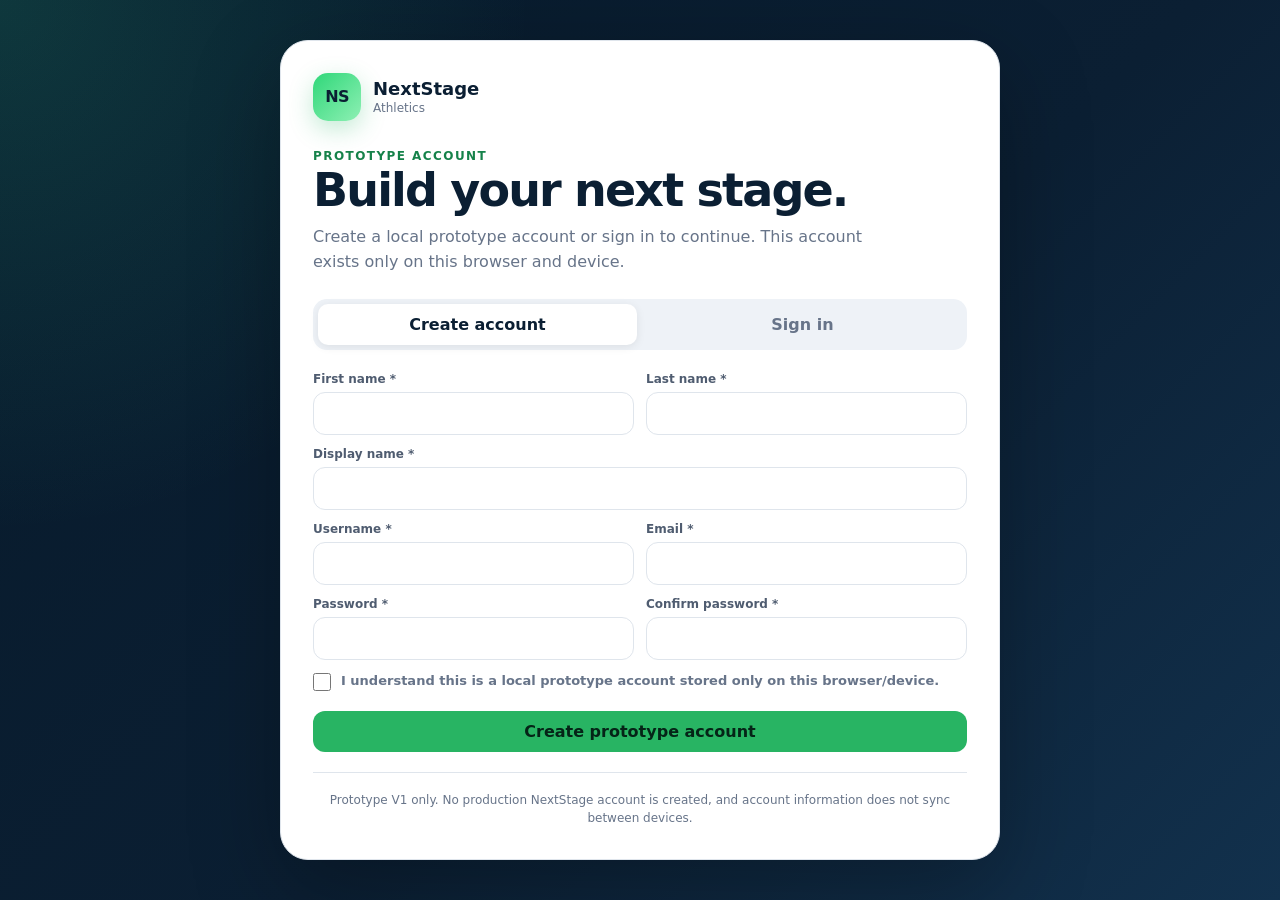
<file: index.html>
<!doctype html>
<html lang="en">
<head>
  <meta charset="utf-8" />
  <meta name="viewport" content="width=device-width, initial-scale=1, viewport-fit=cover" />
  <meta name="theme-color" content="#0b1f33" />
  <meta name="description" content="NextStage Athletics Prototype V1 - a soccer development, opportunity, and athlete-profile platform prototype." />
  <title>NextStage Athletics - Prototype V1</title>
  <link rel="manifest" href="./manifest.webmanifest" />
  <link rel="icon" href="./assets/icons/icon-192.png" />
  <link rel="apple-touch-icon" href="./assets/icons/apple-touch-icon.png" />
  <link rel="stylesheet" href="./css/styles.css" />
</head>
<body>
  <noscript>This prototype requires JavaScript.</noscript>
<section class="auth-screen" id="authScreen" hidden>
  <div class="auth-card">
    <div class="auth-brand">
      <div class="brand-mark" aria-hidden="true">NS</div>
      <div>
        <strong>NextStage</strong>
        <span>Athletics</span>
      </div>
    </div>

    <div class="auth-copy">
      <p class="eyebrow">Prototype account</p>
      <h1>Build your next stage.</h1>
      <p>
        Create a local prototype account or sign in to continue.
        This account exists only on this browser and device.
      </p>
    </div>

    <div class="auth-tabs" role="tablist" aria-label="Account access">
      <button
        type="button"
        class="auth-tab active"
        id="showCreateAccount"
        data-auth-view="create"
      >
        Create account
      </button>

      <button
        type="button"
        class="auth-tab"
        id="showSignIn"
        data-auth-view="signin"
      >
        Sign in
      </button>
    </div>

    <form id="createAccountForm" class="auth-form">
      <div class="form-grid">
        <div class="field">
          <label>First name *</label>
          <input
            name="firstName"
            maxlength="50"
            autocomplete="given-name"
            required
          />
        </div>

        <div class="field">
          <label>Last name *</label>
          <input
            name="lastName"
            maxlength="50"
            autocomplete="family-name"
            required
          />
        </div>

        <div class="field full">
          <label>Display name *</label>
          <input
            name="displayName"
            maxlength="60"
            required
          />
        </div>

        <div class="field">
          <label>Username *</label>
          <input
            name="username"
            maxlength="30"
            autocomplete="username"
            autocapitalize="none"
            spellcheck="false"
            required
          />
        </div>

        <div class="field">
          <label>Email *</label>
          <input
            name="email"
            type="email"
            maxlength="120"
            autocomplete="email"
            required
          />
        </div>

        <div class="field">
          <label>Password *</label>
          <input
            name="password"
            type="password"
            minlength="8"
            autocomplete="new-password"
            required
          />
        </div>

        <div class="field">
          <label>Confirm password *</label>
          <input
            name="confirmPassword"
            type="password"
            minlength="8"
            autocomplete="new-password"
            required
          />
        </div>

        <div class="field full">
          <label class="checkbox-row">
            <input
              type="checkbox"
              name="prototypeAcknowledgement"
              required
            />
            <span>
              I understand this is a local prototype account stored only on
              this browser/device.
            </span>
          </label>
        </div>
      </div>

      <button class="button primary auth-submit" type="submit">
        Create prototype account
      </button>
    </form>

    <form id="signInForm" class="auth-form" hidden>
      <div class="form-grid">
        <div class="field full">
          <label>Email *</label>
          <input
            name="email"
            type="email"
            maxlength="120"
            autocomplete="email"
            required
          />
        </div>

        <div class="field full">
          <label>Password *</label>
          <input
            name="password"
            type="password"
            autocomplete="current-password"
            required
          />
        </div>
      </div>

      <button class="button primary auth-submit" type="submit">
        Sign in
      </button>
    </form>

    <p class="auth-footnote">
      Prototype V1 only. No production NextStage account is created,
      and account information does not sync between devices.
    </p>
  </div>
</section>
  
  <div class="app-shell">
    <aside class="desktop-sidebar" aria-label="Main navigation">
      <div class="brand-lockup">
        <div class="brand-mark" aria-hidden="true">NS</div>
        <div>
          <strong>NextStage</strong>
          <span>Athletics</span>
        </div>
      </div>

      <nav class="side-nav" id="desktopNav">
        <button class="nav-item active" data-route="dashboard"><span>⌂</span>Home</button>
        <button class="nav-item" data-route="profile"><span>◎</span>Athlete Passport</button>
        <button class="nav-item" data-route="development"><span>↗</span>Development</button>
        <button class="nav-item" data-route="discover"><span>⌕</span>Discover</button>
        <button class="nav-item" data-route="coach"><span>◫</span>Coach / Scout View</button>
        <button class="nav-item" data-route="saved"><span>♡</span>Saved</button>
        <button class="nav-item" data-route="settings"><span>⚙</span>Settings</button>
      </nav>

      <div class="prototype-badge">
        <strong>Prototype V1</strong>
        <span>Demo data only</span>
      </div>
    </aside>

    <main class="app-main" id="appMain">
      <header class="topbar">
        <div class="mobile-brand">
          <div class="brand-mark small" aria-hidden="true">NS</div>
          <div>
            <strong>NextStage</strong>
            <span>Prototype V1</span>
          </div>
        </div>

        <div class="topbar-actions">
          <button class="icon-button" id="installButton" hidden title="Install app">⇩</button>
          <button class="icon-button" id="notificationButton" title="Notifications">◉<span class="notification-dot"></span></button>
          <button class="avatar-button" id="avatarButton" title="Open profile"><span id="avatarInitials">DP</span></button>
        </div>
      </header>

      <section class="view active" id="view-dashboard" data-view="dashboard"></section>
      <section class="view" id="view-profile" data-view="profile"></section>
      <section class="view" id="view-development" data-view="development"></section>
      <section class="view" id="view-discover" data-view="discover"></section>
      <section class="view" id="view-coach" data-view="coach"></section>
      <section class="view" id="view-saved" data-view="saved"></section>
      <section class="view" id="view-settings" data-view="settings"></section>
    </main>

    <nav class="mobile-nav" id="mobileNav" aria-label="Mobile navigation">
      <button class="mobile-nav-item active" data-route="dashboard"><span>⌂</span><small>Home</small></button>
      <button class="mobile-nav-item" data-route="discover"><span>⌕</span><small>Discover</small></button>
      <button class="mobile-nav-item add-action" id="quickAddButton" aria-label="Log training"><span>＋</span></button>
      <button class="mobile-nav-item" data-route="development"><span>↗</span><small>Develop</small></button>
      <button class="mobile-nav-item" data-action="mobile-more"><span>•••</span><small>More</small></button>
    </nav>
  </div>

  <div class="modal-backdrop" id="modalBackdrop" hidden>
    <div class="modal" role="dialog" aria-modal="true" aria-labelledby="modalTitle">
      <div class="modal-header">
        <div>
          <p class="eyebrow" id="modalEyebrow">NextStage</p>
          <h2 id="modalTitle">Modal</h2>
        </div>
        <button class="icon-button" id="closeModalButton" aria-label="Close">×</button>
      </div>
      <div id="modalBody"></div>
    </div>
  </div>

  <div class="toast" id="toast" role="status" aria-live="polite"></div>

  <script type="module" src="./js/app.js"></script>
</body>
</html>
</file>
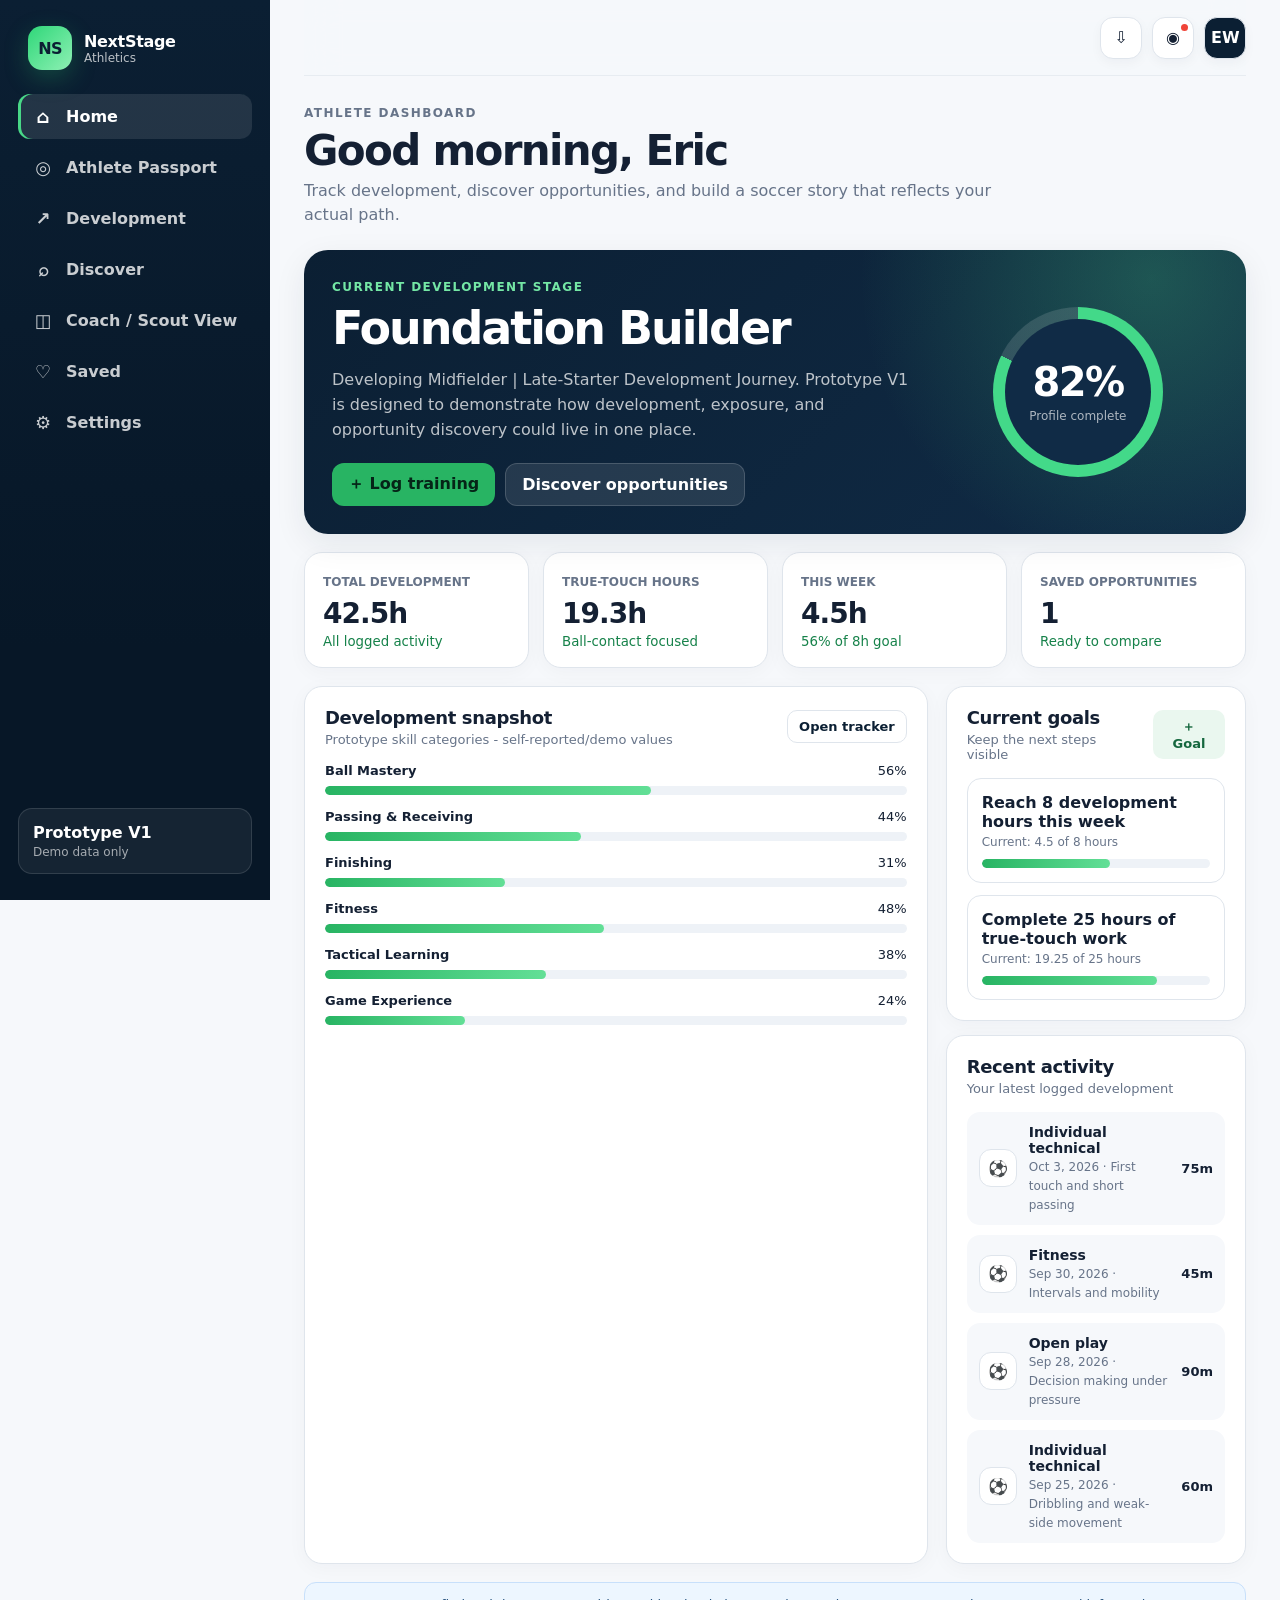
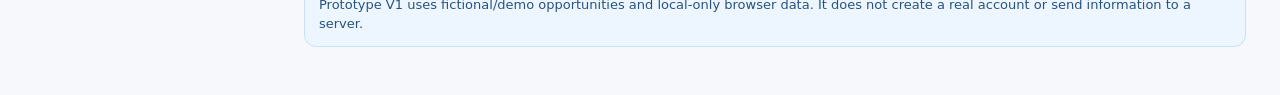
<file: nextstage-prototype-v1/index.html>
<!doctype html>
<html lang="en">
<head>
  <meta charset="utf-8" />
  <meta name="viewport" content="width=device-width, initial-scale=1, viewport-fit=cover" />
  <meta name="theme-color" content="#0b1f33" />
  <meta name="description" content="NextStage Athletics Prototype V1 - a soccer development, opportunity, and athlete-profile platform prototype." />
  <title>NextStage Athletics - Prototype V1</title>
  <link rel="manifest" href="./manifest.webmanifest" />
  <link rel="icon" href="./assets/icons/icon-192.png" />
  <link rel="apple-touch-icon" href="./assets/icons/apple-touch-icon.png" />
  <link rel="stylesheet" href="./css/styles.css" />
</head>
<body>
  <noscript>This prototype requires JavaScript.</noscript>

  <div class="app-shell">
    <aside class="desktop-sidebar" aria-label="Main navigation">
      <div class="brand-lockup">
        <div class="brand-mark" aria-hidden="true">NS</div>
        <div>
          <strong>NextStage</strong>
          <span>Athletics</span>
        </div>
      </div>

      <nav class="side-nav" id="desktopNav">
        <button class="nav-item active" data-route="dashboard"><span>⌂</span>Home</button>
        <button class="nav-item" data-route="profile"><span>◎</span>Athlete Passport</button>
        <button class="nav-item" data-route="development"><span>↗</span>Development</button>
        <button class="nav-item" data-route="discover"><span>⌕</span>Discover</button>
        <button class="nav-item" data-route="coach"><span>◫</span>Coach / Scout View</button>
        <button class="nav-item" data-route="saved"><span>♡</span>Saved</button>
        <button class="nav-item" data-route="settings"><span>⚙</span>Settings</button>
      </nav>

      <div class="prototype-badge">
        <strong>Prototype V1</strong>
        <span>Demo data only</span>
      </div>
    </aside>

    <main class="app-main" id="appMain">
      <header class="topbar">
        <div class="mobile-brand">
          <div class="brand-mark small" aria-hidden="true">NS</div>
          <div>
            <strong>NextStage</strong>
            <span>Prototype V1</span>
          </div>
        </div>

        <div class="topbar-actions">
          <button class="icon-button" id="installButton" hidden title="Install app">⇩</button>
          <button class="icon-button" id="notificationButton" title="Notifications">◉<span class="notification-dot"></span></button>
          <button class="avatar-button" id="avatarButton" title="Open profile">EW</button>
        </div>
      </header>

      <section class="view active" id="view-dashboard" data-view="dashboard"></section>
      <section class="view" id="view-profile" data-view="profile"></section>
      <section class="view" id="view-development" data-view="development"></section>
      <section class="view" id="view-discover" data-view="discover"></section>
      <section class="view" id="view-coach" data-view="coach"></section>
      <section class="view" id="view-saved" data-view="saved"></section>
      <section class="view" id="view-settings" data-view="settings"></section>
    </main>

    <nav class="mobile-nav" id="mobileNav" aria-label="Mobile navigation">
      <button class="mobile-nav-item active" data-route="dashboard"><span>⌂</span><small>Home</small></button>
      <button class="mobile-nav-item" data-route="discover"><span>⌕</span><small>Discover</small></button>
      <button class="mobile-nav-item add-action" id="quickAddButton" aria-label="Log training"><span>＋</span></button>
      <button class="mobile-nav-item" data-route="development"><span>↗</span><small>Develop</small></button>
      <button class="mobile-nav-item" data-route="profile"><span>◎</span><small>Profile</small></button>
    </nav>
  </div>

  <div class="modal-backdrop" id="modalBackdrop" hidden>
    <div class="modal" role="dialog" aria-modal="true" aria-labelledby="modalTitle">
      <div class="modal-header">
        <div>
          <p class="eyebrow" id="modalEyebrow">NextStage</p>
          <h2 id="modalTitle">Modal</h2>
        </div>
        <button class="icon-button" id="closeModalButton" aria-label="Close">×</button>
      </div>
      <div id="modalBody"></div>
    </div>
  </div>

  <div class="toast" id="toast" role="status" aria-live="polite"></div>

  <script type="module" src="./js/app.js"></script>
</body>
</html>
</file>
<file: css/styles.css>
:root {
  --navy: #0b1f33;
  --navy-2: #102b46;
  --green: #28b463;
  --green-dark: #16824a;
  --blue: #3b82f6;
  --sky: #eaf4ff;
  --ink: #142033;
  --muted: #677489;
  --line: #dfe5ec;
  --surface: #ffffff;
  --surface-2: #f6f8fb;
  --surface-3: #eef2f7;
  --danger: #b42318;
  --warning: #b76e00;
  --shadow: 0 10px 32px rgba(17, 32, 54, 0.08);
  --radius-xl: 24px;
  --radius-lg: 18px;
  --radius-md: 14px;
  --sidebar: 270px;
  --mobile-nav: 72px;
  color-scheme: light;
}

* { box-sizing: border-box; }
html { min-height: 100%; background: var(--surface-2); }
body {
  margin: 0;
  min-height: 100vh;
  font-family: Inter, ui-sans-serif, system-ui, -apple-system, BlinkMacSystemFont, "Segoe UI", sans-serif;
  color: var(--ink);
  background: var(--surface-2);
  -webkit-font-smoothing: antialiased;
}
button, input, select, textarea { font: inherit; }
button { cursor: pointer; }
a { color: inherit; }

.app-shell { min-height: 100vh; }
.desktop-sidebar {
  position: fixed;
  inset: 0 auto 0 0;
  width: var(--sidebar);
  padding: 26px 18px;
  background: linear-gradient(180deg, var(--navy), #071727 72%);
  color: white;
  display: flex;
  flex-direction: column;
  z-index: 10;
}
.brand-lockup, .mobile-brand { display: flex; align-items: center; gap: 12px; }
.brand-lockup { padding: 0 10px 24px; }
.brand-lockup strong, .mobile-brand strong { display: block; letter-spacing: -0.02em; }
.brand-lockup span, .mobile-brand span { display: block; font-size: 12px; opacity: .72; }
.brand-mark {
  width: 44px; height: 44px; border-radius: 14px;
  display: grid; place-items: center;
  font-weight: 900; letter-spacing: -.05em;
  background: linear-gradient(135deg, #2fd779, #8ef0b4);
  color: var(--navy);
  box-shadow: 0 8px 24px rgba(40, 180, 99, .28);
}
.brand-mark.small { width: 36px; height: 36px; border-radius: 11px; font-size: 13px; }
.side-nav { display: grid; gap: 6px; }
.nav-item {
  border: 0; background: transparent; color: rgba(255,255,255,.78);
  padding: 12px 14px; border-radius: 12px; text-align: left;
  display: flex; align-items: center; gap: 12px; font-weight: 700;
}
.nav-item span { width: 22px; text-align: center; font-size: 18px; }
.nav-item:hover, .nav-item.active { color: white; background: rgba(255,255,255,.1); }
.nav-item.active { box-shadow: inset 3px 0 0 #48d887; }
.prototype-badge {
  margin-top: auto; padding: 14px; border: 1px solid rgba(255,255,255,.12);
  border-radius: 14px; background: rgba(255,255,255,.06);
}
.prototype-badge strong, .prototype-badge span { display: block; }
.prototype-badge span { font-size: 12px; margin-top: 3px; color: rgba(255,255,255,.62); }

.app-main { margin-left: var(--sidebar); min-height: 100vh; padding: 0 34px 48px; }
.topbar {
  height: 76px; display: flex; align-items: center; justify-content: flex-end;
  position: sticky; top: 0; z-index: 8;
  background: rgba(246, 248, 251, .9); backdrop-filter: blur(16px);
  border-bottom: 1px solid rgba(223, 229, 236, .65);
}
.mobile-brand { display: none; }
.topbar-actions { display: flex; align-items: center; gap: 10px; }
.icon-button, .avatar-button {
  border: 1px solid var(--line); background: white; color: var(--ink);
  width: 42px; height: 42px; border-radius: 13px; display: grid; place-items: center;
  box-shadow: 0 4px 12px rgba(17,32,54,.04);
}
.icon-button:hover, .avatar-button:hover { border-color: #bcc8d6; transform: translateY(-1px); }
.avatar-button { background: var(--navy); color: white; font-weight: 800; }
.notification-dot { width: 7px; height: 7px; background: #f04438; border-radius: 50%; position: absolute; transform: translate(11px,-10px); }

.view { display: none; max-width: 1220px; margin: 0 auto; }
.view.active { display: block; animation: fadeIn .18s ease; }
@keyframes fadeIn { from { opacity: .5; transform: translateY(3px); } to { opacity: 1; transform: none; } }
.page-head { padding: 28px 0 22px; display: flex; justify-content: space-between; gap: 18px; align-items: flex-end; }
.page-head h1 { margin: 3px 0 4px; font-size: clamp(28px, 4vw, 42px); letter-spacing: -.04em; }
.page-head p { margin: 0; color: var(--muted); max-width: 720px; line-height: 1.55; }
.eyebrow { margin: 0; color: var(--green-dark); font-size: 12px; font-weight: 900; letter-spacing: .12em; text-transform: uppercase; }

.hero-card {
  border-radius: var(--radius-xl); padding: 28px; color: white; overflow: hidden;
  background: radial-gradient(circle at 90% 10%, rgba(75, 218, 137, .26), transparent 33%), linear-gradient(135deg, var(--navy), var(--navy-2));
  box-shadow: var(--shadow); position: relative;
}
.hero-grid { display: grid; grid-template-columns: 1.35fr .65fr; gap: 24px; align-items: center; }
.hero-card h2 { font-size: clamp(28px, 4vw, 46px); margin: 8px 0 10px; line-height: 1.03; letter-spacing: -.045em; }
.hero-card p { color: rgba(255,255,255,.73); max-width: 700px; line-height: 1.55; }
.hero-actions { display: flex; flex-wrap: wrap; gap: 10px; margin-top: 20px; }
.hero-score { display: grid; place-items: center; }
.score-ring {
  width: 170px; height: 170px; border-radius: 50%; display: grid; place-items: center;
  background: conic-gradient(#43d989 calc(var(--progress) * 1%), rgba(255,255,255,.13) 0);
  position: relative;
}
.score-ring::before { content: ""; position: absolute; inset: 12px; border-radius: 50%; background: var(--navy-2); }
.score-ring-inner { z-index: 1; text-align: center; }
.score-ring strong { display: block; font-size: 40px; letter-spacing: -.04em; }
.score-ring span { font-size: 12px; color: rgba(255,255,255,.66); }

.button {
  border: 0; border-radius: 12px; padding: 11px 16px; font-weight: 800;
  display: inline-flex; align-items: center; justify-content: center; gap: 8px;
}
.button.primary { background: var(--green); color: #052417; }
.button.primary:hover { background: #38cb78; }
.button.secondary { background: white; color: var(--navy); border: 1px solid var(--line); }
.button.ghost { background: rgba(255,255,255,.1); color: white; border: 1px solid rgba(255,255,255,.16); }
.button.soft { background: #eaf7ef; color: #15673e; }
.button.danger { background: #fff0ee; color: var(--danger); }
.button.blue {
  background: #e9f2ff;
  color: #1e5ba7;
}

.button.blue:hover {
  background: #d9eaff;
}

.button.navy {
  background: var(--navy);
  color: white;
}

.button.navy:hover {
  background: var(--navy-2);
}

.button.purple {
  background: #f0eaff;
  color: #6941c6;
}

.button.purple:hover {
  background: #e5d9ff;
}

.button.amber {
  background: #fff4dc;
  color: #945d00;
}

.button.amber:hover {
  background: #ffe9b8;
}
.button.small { padding: 8px 11px; font-size: 13px; border-radius: 10px; }
.button:disabled { opacity: .48; cursor: not-allowed; }

.stat-grid { display: grid; grid-template-columns: repeat(4, minmax(0,1fr)); gap: 14px; margin: 18px 0; }
.stat-card, .card {
  background: white; border: 1px solid var(--line); border-radius: var(--radius-lg); box-shadow: 0 4px 20px rgba(17,32,54,.035);
}
.stat-card { padding: 18px; }
.stat-card:nth-child(1) {
  background: linear-gradient(135deg, #f2fbf6, #ffffff);
  border-color: #ccebd9;
}
.card {
  transition: transform .18s ease, box-shadow .18s ease, border-color .18s ease;
}

.card:hover {
  transform: translateY(-2px);
  box-shadow: 0 10px 30px rgba(17,32,54,.08);
  border-color: #cfd8e4;
}

.stat-card:nth-child(2) {
  background: linear-gradient(135deg, #eef6ff, #ffffff);
  border-color: #cfe0f7;
}

.stat-card:nth-child(3) {
  background: linear-gradient(135deg, #fff7e6, #ffffff);
  border-color: #f3dfb5;
}

.stat-card:nth-child(4) {
  background: linear-gradient(135deg, #f5f0ff, #ffffff);
  border-color: #dfd2f7;
}
.stat-card .label { color: var(--muted); font-size: 12px; font-weight: 750; }
.stat-card strong { display: block; font-size: 28px; margin-top: 7px; letter-spacing: -.035em; }
.stat-card small { display: block; margin-top: 4px; color: var(--green-dark); }
.card { padding: 20px; }
.card h3 { margin: 0 0 4px; font-size: 18px; letter-spacing: -.02em; }
.card-subtitle { color: var(--muted); font-size: 13px; margin: 0; }
.card-header { display: flex; align-items: center; justify-content: space-between; gap: 12px; margin-bottom: 16px; }

.content-grid {
  display: grid;
  grid-template-columns: 1.35fr .65fr;
  gap: 18px;
  align-items: start;
}
.content-grid.equal { grid-template-columns: 1fr 1fr; }
.stack {
  display: grid;
  gap: 14px;
  align-content: start;
}
.passport-support-grid {
  display: grid;
  grid-template-columns: repeat(3, minmax(0, 1fr));
  gap: 14px;
  margin-top: 18px;
  align-items: start;
}

.passport-support-grid .card {
  height: auto;
}
.section-space { margin-top: 18px; }

.progress-row { display: grid; gap: 8px; margin: 14px 0; }
.progress-meta { display: flex; justify-content: space-between; align-items: center; gap: 12px; font-size: 13px; }
.progress-track { height: 9px; border-radius: 999px; overflow: hidden; background: var(--surface-3); }
.progress-fill { height: 100%; border-radius: inherit; background: linear-gradient(90deg, var(--green), #62df96); }

.activity-list, .simple-list {
  display: grid;
  gap: 10px;
}

.activity-item, .simple-item {
  display: flex;
  align-items: center;
  gap: 12px;
  padding: 12px;
  background: var(--surface-2);
  border-radius: 13px;
}

.featured-summary-link {
  width: 100%;
  border: 0;
  text-align: left;
  cursor: pointer;
  font: inherit;
}

.featured-summary-link:hover {
  background: #eef8f2;
}

.featured-source-flash {
  animation: featuredSourceFlash 2s ease;
}

@keyframes featuredSourceFlash {
  0% {
    background: #dff7e9;
    box-shadow: 0 0 0 4px rgba(67, 217, 137, .22);
  }

  60% {
    background: #eefaf3;
    box-shadow: 0 0 0 4px rgba(67, 217, 137, .10);
  }

  100% {
    background: var(--surface-2);
    box-shadow: none;
  }
}
.activity-icon { width: 38px; height: 38px; border-radius: 12px; display: grid; place-items: center; background: white; border: 1px solid var(--line); }
.activity-copy { min-width: 0; flex: 1; }
.activity-copy strong { display: block; font-size: 14px; }
.activity-copy span { color: var(--muted); font-size: 12px; }
.activity-value { font-weight: 800; font-size: 13px; white-space: nowrap; }

.profile-hero { display: grid; grid-template-columns: auto 1fr auto; align-items: center; gap: 20px; }
.profile-avatar {
  width: 100px; height: 100px; border-radius: 28px; background: linear-gradient(135deg, var(--navy), #27577f);
  color: white; display: grid; place-items: center; font-size: 30px; font-weight: 900;
}
.profile-name h2 { margin: 0; font-size: 30px; letter-spacing: -.035em; }
.profile-name p { margin: 5px 0; color: var(--muted); }
.tag-row { display: flex; flex-wrap: wrap; gap: 7px; margin-top: 10px; }
.tag { padding: 6px 9px; border-radius: 999px; background: var(--surface-3); color: #475569; font-size: 12px; font-weight: 750; }
.tag.green { background: #e9f8ef; color: #167344; }
.tag.blue { background: #e9f2ff; color: #1e5ba7; }

.bio { color: #475569; line-height: 1.7; }
.profile-info-grid { display: grid; grid-template-columns: repeat(2,minmax(0,1fr)); gap: 12px; }
.info-cell {
  padding: 14px;
  background: linear-gradient(135deg, #f7f9fc, #eef4fb);
  border: 1px solid #e1e8f0;
  border-radius: 13px;
}
.info-cell span { color: var(--muted); font-size: 11px; display: block; text-transform: uppercase; letter-spacing: .08em; font-weight: 800; }
.info-cell strong { display: block; margin-top: 4px; }

.tabs {
  display: flex;
  overflow-x: auto;
  gap: 6px;
  padding: 6px;
  background: linear-gradient(135deg, var(--navy), var(--navy-2));
  border-radius: 15px;
  margin: 18px 0;
  scrollbar-width: none;
  box-shadow: 0 8px 24px rgba(11,31,51,.12);
}

.tabs::-webkit-scrollbar { display: none; }

.tab {
  border: 0;
  background: transparent;
  border-radius: 10px;
  padding: 10px 14px;
  white-space: nowrap;
  color: rgba(255,255,255,.72);
  font-weight: 800;
  transition: .18s ease;
}

.tab:hover {
  background: rgba(255,255,255,.10);
  color: white;
}

.tab.active {
  background: var(--green);
  color: #052417;
  box-shadow: 0 4px 14px rgba(40,180,99,.28);
}

.profile-tab-panel[hidden] {
  display: none !important;
}

.chart-bars { height: 180px; display: flex; align-items: end; gap: 10px; padding-top: 12px; }
.bar-wrap { flex: 1; text-align: center; min-width: 28px; }
.bar { background: linear-gradient(180deg, #3ad17e, #1b9d58); border-radius: 8px 8px 3px 3px; min-height: 4px; }
.bar-wrap small { display: block; color: var(--muted); margin-top: 7px; font-size: 10px; }

.goal-list { display: grid; gap: 12px; }
.goal-card { padding: 14px; border: 1px solid var(--line); border-radius: 14px; }
.goal-top { display:flex; justify-content:space-between; gap:12px; align-items:flex-start; }
.goal-card h4 { margin: 0 0 4px; }
.goal-card p { margin: 0; font-size: 12px; color: var(--muted); }
.goal-actions { display:flex; gap:6px; }

.filter-row { display: flex; gap: 10px; flex-wrap: wrap; margin-bottom: 16px; }
.search-box { flex: 1 1 280px; position: relative; }
.search-box input, .field input, .field select, .field textarea {
  width: 100%; border: 1px solid var(--line); background: white; border-radius: 12px; padding: 11px 12px; color: var(--ink); outline: none;
}
.search-box input { padding-left: 38px; }
.search-box::before { content: "⌕"; position: absolute; left: 13px; top: 10px; color: var(--muted); }
.select-box { border: 1px solid var(--line); background: white; border-radius: 12px; padding: 10px 12px; }
.field input:focus, .field select:focus, .field textarea:focus, .search-box input:focus { border-color: #7bb9ff; box-shadow: 0 0 0 3px rgba(59,130,246,.12); }
.field textarea { min-height: 110px; resize: vertical; }

.opportunity-grid { display: grid; grid-template-columns: repeat(2,minmax(0,1fr)); gap: 14px; }
.opportunity-card {
  padding: 18px;
  border: 1px solid #d9e4ef;
  border-radius: var(--radius-lg);
  background: linear-gradient(145deg, #ffffff, #f7fbff);
  display: grid;
  gap: 13px;
  box-shadow: 0 5px 18px rgba(17,32,54,.04);
  transition: transform .18s ease, box-shadow .18s ease;
}

.opportunity-card:hover {
  transform: translateY(-2px);
  box-shadow: 0 10px 28px rgba(17,32,54,.08);
}
.opportunity-top { display: flex; justify-content: space-between; gap: 12px; }
.opportunity-type { font-size: 11px; text-transform: uppercase; letter-spacing: .08em; font-weight: 900; color: var(--green-dark); }
.opportunity-card h3 { margin: 4px 0 3px; font-size: 18px; }
.opportunity-card p { margin: 0; color: var(--muted); font-size: 13px; line-height: 1.5; }
.save-button { border: 1px solid var(--line); width: 36px; height: 36px; border-radius: 11px; background: white; font-size: 18px; }
.save-button.saved { background: #e9f8ef; border-color: #a9dfc0; color: #147342; }
.meta-line { display:flex; flex-wrap:wrap; gap:8px 14px; color:#526075; font-size:12px; }
.card-actions { display:flex; gap:8px; flex-wrap:wrap; }

.scout-card { background: #081a2c; color: white; border: 0; }
.scout-card .card-subtitle, .scout-card p { color: rgba(255,255,255,.65); }
.scout-metrics { display: grid; grid-template-columns: repeat(3,1fr); gap: 10px; margin-top: 16px; }
.scout-metric { background: rgba(255,255,255,.07); border: 1px solid rgba(255,255,255,.08); border-radius: 13px; padding: 12px; }
.scout-metric strong { display:block; font-size:20px; }
.scout-metric span { font-size:11px; color:rgba(255,255,255,.62); }

.empty-state { text-align:center; padding: 40px 20px; color: var(--muted); }
.empty-state .empty-icon { font-size: 36px; margin-bottom: 8px; }

.settings-list { display:grid; gap:12px; }
.setting-row { display:flex; justify-content:space-between; align-items:center; gap:18px; padding:14px 0; border-bottom:1px solid var(--line); }
.setting-row:last-child { border-bottom:0; }
.setting-row strong { display:block; }
.setting-row span { display:block; color:var(--muted); font-size:12px; margin-top:3px; }

.mobile-nav { display: none; }
.modal-backdrop {
  position: fixed; inset: 0; z-index: 100; background: rgba(3,14,25,.58); backdrop-filter: blur(5px);
  padding: 24px; align-items: center; justify-content: center;
}
.modal-backdrop:not([hidden]) { display: flex; }
.modal { width: min(620px, 100%); max-height: 90vh; overflow: auto; background: white; border-radius: 22px; box-shadow: 0 24px 80px rgba(0,0,0,.2); padding: 22px; }
.modal-header { display:flex; align-items:flex-start; justify-content:space-between; gap:16px; margin-bottom:18px; }
.modal-header h2 { margin:3px 0 0; letter-spacing:-.03em; }
.form-grid { display:grid; grid-template-columns:1fr 1fr; gap:12px; }
.field { display:grid; gap:6px; }
.field.full { grid-column:1 / -1; }
.field label { font-size:12px; font-weight:800; color:#4f5c70; }
.form-actions { display:flex; justify-content:flex-end; gap:8px; margin-top:18px; }
.toast {
  position: fixed; right: 20px; bottom: 22px; z-index: 300; background: #0b1f33; color:white; border-radius: 12px; padding: 12px 16px;
  box-shadow: 0 12px 40px rgba(0,0,0,.18); transform: translateY(80px); opacity:0; transition:.2s ease; pointer-events:none;
}
.toast.show { transform:none; opacity:1; }

.notice { padding: 12px 14px; border-radius: 12px; background: #fff7e8; border: 1px solid #f3d7a1; color:#775112; font-size:13px; line-height:1.5; }
.notice.info { background:#edf6ff; border-color:#c8e0fb; color:#28537e; }
.code-pill { font-family: ui-monospace, SFMono-Regular, Menlo, monospace; font-size: 11px; background:var(--surface-3); padding:4px 7px; border-radius:7px; }

@media (max-width: 1050px) {
  :root { --sidebar: 220px; }
  .stat-grid { grid-template-columns: repeat(2, minmax(0,1fr)); }
  .content-grid, .content-grid.equal { grid-template-columns: 1fr; }
  .hero-grid { grid-template-columns: 1fr auto; }
  .passport-support-grid {
  grid-template-columns: 1fr;
  }
}

@media (max-width: 760px) {
  body { background: #f8fafc; }
  .desktop-sidebar { display:none; }
  .app-main { margin-left:0; padding:0 15px calc(var(--mobile-nav) + 34px); }
  .topbar { height:64px; justify-content:space-between; margin:0 -15px; padding:0 15px; background:rgba(248,250,252,.94); }
  .mobile-brand { display:flex; }
  .topbar-actions { gap:6px; }
  .icon-button, .avatar-button { width:38px; height:38px; border-radius:12px; }
  .page-head { padding:22px 0 16px; align-items:flex-start; flex-direction:column; }
  .page-head h1 { font-size:30px; }
  .hero-card { padding:20px; border-radius:20px; }
  .hero-grid { grid-template-columns:1fr; }
  .hero-score { justify-content:start; }
  .score-ring { width:130px; height:130px; }
  .score-ring strong { font-size:32px; }
  .stat-grid { grid-template-columns:1fr 1fr; gap:10px; }
  .stat-card { padding:14px; }
  .stat-card strong { font-size:22px; }
  .card { padding:16px; }
  .opportunity-grid { grid-template-columns:1fr; }
  .profile-hero { grid-template-columns:auto 1fr; }
  .profile-hero > .button { grid-column:1 / -1; }
  .profile-avatar { width:76px; height:76px; border-radius:22px; font-size:24px; }
  .profile-name h2 { font-size:24px; }
  .profile-info-grid { grid-template-columns:1fr 1fr; }
  .scout-metrics { grid-template-columns:1fr 1fr 1fr; }
  .mobile-nav {
    position:fixed; display:grid; grid-template-columns:1fr 1fr 72px 1fr 1fr; align-items:center;
    left:0; right:0; bottom:0; height:calc(var(--mobile-nav) + env(safe-area-inset-bottom)); padding:5px 10px env(safe-area-inset-bottom);
    background:rgba(255,255,255,.96); backdrop-filter: blur(18px); border-top:1px solid var(--line); z-index:50;
  }
  .mobile-nav-item { border:0; background:transparent; color:#778397; min-height:54px; display:grid; place-items:center; align-content:center; gap:1px; border-radius:12px; }
  .mobile-nav-item span { font-size:20px; line-height:1; }
  .mobile-nav-item small { font-size:10px; font-weight:800; }
  .mobile-nav-item.active { color:var(--navy); }
  .mobile-nav-item.add-action { width:58px; height:58px; min-height:58px; border-radius:18px; background:var(--green); color:#062719; align-self:start; transform:translateY(-13px); box-shadow:0 9px 22px rgba(40,180,99,.27); }
  .mobile-nav-item.add-action span { font-size:30px; }
  .form-grid { grid-template-columns:1fr; }
  .field.full { grid-column:auto; }
  .modal-backdrop { padding:12px; align-items:flex-end; }
  .modal { width:100%; border-radius:22px 22px 16px 16px; max-height:88vh; }
  .toast { left:14px; right:14px; bottom:calc(var(--mobile-nav) + 16px); text-align:center; }
}

@media (max-width: 430px) {
  .stat-grid { grid-template-columns:1fr 1fr; }
  .stat-card .label { font-size:10px; }
  .profile-info-grid { grid-template-columns:1fr; }
  .scout-metrics { grid-template-columns:1fr; }
  .hero-actions .button { flex:1 1 auto; }
}

@media (prefers-reduced-motion: reduce) {
  *, *::before, *::after { scroll-behavior:auto !important; transition:none !important; animation:none !important; }
}

/* Prototype account access */
.auth-screen {
  position: fixed;
  inset: 0;
  z-index: 200;
  display: grid;
  place-items: center;
  overflow-y: auto;
  padding: 32px 20px;
  background:
    radial-gradient(circle at top left, rgba(54, 211, 153, .16), transparent 34%),
    linear-gradient(135deg, #071a2b 0%, #0b1f33 55%, #12314d 100%);
}

.auth-screen[hidden] {
  display: none;
}

.auth-card {
  width: min(720px, 100%);
  background: white;
  border: 1px solid var(--line);
  border-radius: 28px;
  padding: 32px;
  box-shadow: 0 28px 90px rgba(0, 0, 0, .28);
}

.auth-brand {
  display: flex;
  align-items: center;
  gap: 12px;
  margin-bottom: 28px;
}

.auth-brand .brand-mark {
  width: 48px;
  height: 48px;
  border-radius: 15px;
}

.auth-brand strong,
.auth-brand span {
  display: block;
}

.auth-brand strong {
  color: var(--navy);
  font-size: 18px;
}

.auth-brand span {
  margin-top: 2px;
  color: var(--muted);
  font-size: 12px;
}

.auth-copy {
  margin-bottom: 24px;
}

.auth-copy h1 {
  margin: 4px 0 10px;
  color: var(--navy);
  font-size: clamp(32px, 5vw, 46px);
  line-height: 1.02;
  letter-spacing: -.04em;
}

.auth-copy > p:last-child {
  max-width: 580px;
  margin: 0;
  color: var(--muted);
  line-height: 1.6;
}

.auth-tabs {
  display: grid;
  grid-template-columns: 1fr 1fr;
  gap: 6px;
  margin-bottom: 22px;
  padding: 5px;
  background: var(--surface-3);
  border-radius: 14px;
}

.auth-tab {
  border: 0;
  border-radius: 10px;
  padding: 11px 14px;
  background: transparent;
  color: var(--muted);
  font: inherit;
  font-weight: 800;
  cursor: pointer;
}

.auth-tab.active {
  background: white;
  color: var(--navy);
  box-shadow: 0 2px 10px rgba(0, 0, 0, .08);
}

.auth-form {
  margin-top: 6px;
}

.auth-form[hidden] {
  display: none;
}

.auth-form .field input {
  width: 100%;
}

.checkbox-row {
  display: flex !important;
  align-items: flex-start;
  gap: 10px;
  font-size: 13px !important;
  font-weight: 600 !important;
  line-height: 1.45;
  color: var(--muted) !important;
  cursor: pointer;
}

.checkbox-row input {
  width: 18px !important;
  height: 18px;
  margin: 1px 0 0;
  flex: 0 0 auto;
}

.auth-submit {
  width: 100%;
  margin-top: 20px;
  justify-content: center;
}

.auth-footnote {
  margin: 20px 0 0;
  padding-top: 18px;
  border-top: 1px solid var(--line);
  color: var(--muted);
  font-size: 12px;
  line-height: 1.5;
  text-align: center;
}

@media (max-width: 600px) {
  .auth-screen {
    place-items: start center;
    padding: 16px 12px;
  }

  .auth-card {
    padding: 22px 18px;
    border-radius: 22px;
  }

  .auth-copy h1 {
    font-size: 34px;
  }

  .auth-form .form-grid {
    grid-template-columns: 1fr;
  }

  .auth-form .field.full {
    grid-column: auto;
  }
}
</file>
<file: nextstage-prototype-v1/css/styles.css>
:root {
  --navy: #0b1f33;
  --navy-2: #102b46;
  --green: #28b463;
  --green-dark: #16824a;
  --blue: #3b82f6;
  --sky: #eaf4ff;
  --ink: #142033;
  --muted: #677489;
  --line: #dfe5ec;
  --surface: #ffffff;
  --surface-2: #f6f8fb;
  --surface-3: #eef2f7;
  --danger: #b42318;
  --warning: #b76e00;
  --shadow: 0 10px 32px rgba(17, 32, 54, 0.08);
  --radius-xl: 24px;
  --radius-lg: 18px;
  --radius-md: 14px;
  --sidebar: 270px;
  --mobile-nav: 72px;
  color-scheme: light;
}

* { box-sizing: border-box; }
html { min-height: 100%; background: var(--surface-2); }
body {
  margin: 0;
  min-height: 100vh;
  font-family: Inter, ui-sans-serif, system-ui, -apple-system, BlinkMacSystemFont, "Segoe UI", sans-serif;
  color: var(--ink);
  background: var(--surface-2);
  -webkit-font-smoothing: antialiased;
}
button, input, select, textarea { font: inherit; }
button { cursor: pointer; }
a { color: inherit; }

.app-shell { min-height: 100vh; }
.desktop-sidebar {
  position: fixed;
  inset: 0 auto 0 0;
  width: var(--sidebar);
  padding: 26px 18px;
  background: linear-gradient(180deg, var(--navy), #071727 72%);
  color: white;
  display: flex;
  flex-direction: column;
  z-index: 10;
}
.brand-lockup, .mobile-brand { display: flex; align-items: center; gap: 12px; }
.brand-lockup { padding: 0 10px 24px; }
.brand-lockup strong, .mobile-brand strong { display: block; letter-spacing: -0.02em; }
.brand-lockup span, .mobile-brand span { display: block; font-size: 12px; opacity: .72; }
.brand-mark {
  width: 44px; height: 44px; border-radius: 14px;
  display: grid; place-items: center;
  font-weight: 900; letter-spacing: -.05em;
  background: linear-gradient(135deg, #2fd779, #8ef0b4);
  color: var(--navy);
  box-shadow: 0 8px 24px rgba(40, 180, 99, .28);
}
.brand-mark.small { width: 36px; height: 36px; border-radius: 11px; font-size: 13px; }
.side-nav { display: grid; gap: 6px; }
.nav-item {
  border: 0; background: transparent; color: rgba(255,255,255,.78);
  padding: 12px 14px; border-radius: 12px; text-align: left;
  display: flex; align-items: center; gap: 12px; font-weight: 700;
}
.nav-item span { width: 22px; text-align: center; font-size: 18px; }
.nav-item:hover, .nav-item.active { color: white; background: rgba(255,255,255,.1); }
.nav-item.active { box-shadow: inset 3px 0 0 #48d887; }
.prototype-badge {
  margin-top: auto; padding: 14px; border: 1px solid rgba(255,255,255,.12);
  border-radius: 14px; background: rgba(255,255,255,.06);
}
.prototype-badge strong, .prototype-badge span { display: block; }
.prototype-badge span { font-size: 12px; margin-top: 3px; color: rgba(255,255,255,.62); }

.app-main { margin-left: var(--sidebar); min-height: 100vh; padding: 0 34px 48px; }
.topbar {
  height: 76px; display: flex; align-items: center; justify-content: flex-end;
  position: sticky; top: 0; z-index: 8;
  background: rgba(246, 248, 251, .9); backdrop-filter: blur(16px);
  border-bottom: 1px solid rgba(223, 229, 236, .65);
}
.mobile-brand { display: none; }
.topbar-actions { display: flex; align-items: center; gap: 10px; }
.icon-button, .avatar-button {
  border: 1px solid var(--line); background: white; color: var(--ink);
  width: 42px; height: 42px; border-radius: 13px; display: grid; place-items: center;
  box-shadow: 0 4px 12px rgba(17,32,54,.04);
}
.icon-button:hover, .avatar-button:hover { border-color: #bcc8d6; transform: translateY(-1px); }
.avatar-button { background: var(--navy); color: white; font-weight: 800; }
.notification-dot { width: 7px; height: 7px; background: #f04438; border-radius: 50%; position: absolute; transform: translate(11px,-10px); }

.view { display: none; max-width: 1220px; margin: 0 auto; }
.view.active { display: block; animation: fadeIn .18s ease; }
@keyframes fadeIn { from { opacity: .5; transform: translateY(3px); } to { opacity: 1; transform: none; } }
.page-head { padding: 28px 0 22px; display: flex; justify-content: space-between; gap: 18px; align-items: flex-end; }
.page-head h1 { margin: 3px 0 4px; font-size: clamp(28px, 4vw, 42px); letter-spacing: -.04em; }
.page-head p { margin: 0; color: var(--muted); max-width: 720px; line-height: 1.55; }
.eyebrow { margin: 0; color: var(--green-dark); font-size: 12px; font-weight: 900; letter-spacing: .12em; text-transform: uppercase; }

.hero-card {
  border-radius: var(--radius-xl); padding: 28px; color: white; overflow: hidden;
  background: radial-gradient(circle at 90% 10%, rgba(75, 218, 137, .26), transparent 33%), linear-gradient(135deg, var(--navy), var(--navy-2));
  box-shadow: var(--shadow); position: relative;
}
.hero-grid { display: grid; grid-template-columns: 1.35fr .65fr; gap: 24px; align-items: center; }
.hero-card h2 { font-size: clamp(28px, 4vw, 46px); margin: 8px 0 10px; line-height: 1.03; letter-spacing: -.045em; }
.hero-card p { color: rgba(255,255,255,.73); max-width: 700px; line-height: 1.55; }
.hero-actions { display: flex; flex-wrap: wrap; gap: 10px; margin-top: 20px; }
.hero-score { display: grid; place-items: center; }
.score-ring {
  width: 170px; height: 170px; border-radius: 50%; display: grid; place-items: center;
  background: conic-gradient(#43d989 calc(var(--progress) * 1%), rgba(255,255,255,.13) 0);
  position: relative;
}
.score-ring::before { content: ""; position: absolute; inset: 12px; border-radius: 50%; background: var(--navy-2); }
.score-ring-inner { z-index: 1; text-align: center; }
.score-ring strong { display: block; font-size: 40px; letter-spacing: -.04em; }
.score-ring span { font-size: 12px; color: rgba(255,255,255,.66); }

.button {
  border: 0; border-radius: 12px; padding: 11px 16px; font-weight: 800;
  display: inline-flex; align-items: center; justify-content: center; gap: 8px;
}
.button.primary { background: var(--green); color: #052417; }
.button.primary:hover { background: #38cb78; }
.button.secondary { background: white; color: var(--navy); border: 1px solid var(--line); }
.button.ghost { background: rgba(255,255,255,.1); color: white; border: 1px solid rgba(255,255,255,.16); }
.button.soft { background: #eaf7ef; color: #15673e; }
.button.danger { background: #fff0ee; color: var(--danger); }
.button.small { padding: 8px 11px; font-size: 13px; border-radius: 10px; }
.button:disabled { opacity: .48; cursor: not-allowed; }

.stat-grid { display: grid; grid-template-columns: repeat(4, minmax(0,1fr)); gap: 14px; margin: 18px 0; }
.stat-card, .card {
  background: white; border: 1px solid var(--line); border-radius: var(--radius-lg); box-shadow: 0 4px 20px rgba(17,32,54,.035);
}
.stat-card { padding: 18px; }
.stat-card .label { color: var(--muted); font-size: 12px; font-weight: 750; }
.stat-card strong { display: block; font-size: 28px; margin-top: 7px; letter-spacing: -.035em; }
.stat-card small { display: block; margin-top: 4px; color: var(--green-dark); }
.card { padding: 20px; }
.card h3 { margin: 0 0 4px; font-size: 18px; letter-spacing: -.02em; }
.card-subtitle { color: var(--muted); font-size: 13px; margin: 0; }
.card-header { display: flex; align-items: center; justify-content: space-between; gap: 12px; margin-bottom: 16px; }

.content-grid { display: grid; grid-template-columns: 1.35fr .65fr; gap: 18px; }
.content-grid.equal { grid-template-columns: 1fr 1fr; }
.stack { display: grid; gap: 14px; }
.section-space { margin-top: 18px; }

.progress-row { display: grid; gap: 8px; margin: 14px 0; }
.progress-meta { display: flex; justify-content: space-between; align-items: center; gap: 12px; font-size: 13px; }
.progress-track { height: 9px; border-radius: 999px; overflow: hidden; background: var(--surface-3); }
.progress-fill { height: 100%; border-radius: inherit; background: linear-gradient(90deg, var(--green), #62df96); }

.activity-list, .simple-list { display: grid; gap: 10px; }
.activity-item, .simple-item {
  display: flex; align-items: center; gap: 12px; padding: 12px; background: var(--surface-2); border-radius: 13px;
}
.activity-icon { width: 38px; height: 38px; border-radius: 12px; display: grid; place-items: center; background: white; border: 1px solid var(--line); }
.activity-copy { min-width: 0; flex: 1; }
.activity-copy strong { display: block; font-size: 14px; }
.activity-copy span { color: var(--muted); font-size: 12px; }
.activity-value { font-weight: 800; font-size: 13px; white-space: nowrap; }

.profile-hero { display: grid; grid-template-columns: auto 1fr auto; align-items: center; gap: 20px; }
.profile-avatar {
  width: 100px; height: 100px; border-radius: 28px; background: linear-gradient(135deg, var(--navy), #27577f);
  color: white; display: grid; place-items: center; font-size: 30px; font-weight: 900;
}
.profile-name h2 { margin: 0; font-size: 30px; letter-spacing: -.035em; }
.profile-name p { margin: 5px 0; color: var(--muted); }
.tag-row { display: flex; flex-wrap: wrap; gap: 7px; margin-top: 10px; }
.tag { padding: 6px 9px; border-radius: 999px; background: var(--surface-3); color: #475569; font-size: 12px; font-weight: 750; }
.tag.green { background: #e9f8ef; color: #167344; }
.tag.blue { background: #e9f2ff; color: #1e5ba7; }

.bio { color: #475569; line-height: 1.7; }
.profile-info-grid { display: grid; grid-template-columns: repeat(2,minmax(0,1fr)); gap: 12px; }
.info-cell { padding: 14px; background: var(--surface-2); border-radius: 13px; }
.info-cell span { color: var(--muted); font-size: 11px; display: block; text-transform: uppercase; letter-spacing: .08em; font-weight: 800; }
.info-cell strong { display: block; margin-top: 4px; }

.tabs { display: flex; overflow-x: auto; gap: 4px; padding: 5px; background: var(--surface-3); border-radius: 13px; margin: 18px 0; scrollbar-width: none; }
.tabs::-webkit-scrollbar { display:none; }
.tab { border: 0; background: transparent; border-radius: 10px; padding: 9px 12px; white-space: nowrap; color: var(--muted); font-weight: 750; }
.tab.active { background: white; color: var(--ink); box-shadow: 0 2px 8px rgba(17,32,54,.06); }

.chart-bars { height: 180px; display: flex; align-items: end; gap: 10px; padding-top: 12px; }
.bar-wrap { flex: 1; text-align: center; min-width: 28px; }
.bar { background: linear-gradient(180deg, #3ad17e, #1b9d58); border-radius: 8px 8px 3px 3px; min-height: 4px; }
.bar-wrap small { display: block; color: var(--muted); margin-top: 7px; font-size: 10px; }

.goal-list { display: grid; gap: 12px; }
.goal-card { padding: 14px; border: 1px solid var(--line); border-radius: 14px; }
.goal-top { display:flex; justify-content:space-between; gap:12px; align-items:flex-start; }
.goal-card h4 { margin: 0 0 4px; }
.goal-card p { margin: 0; font-size: 12px; color: var(--muted); }
.goal-actions { display:flex; gap:6px; }

.filter-row { display: flex; gap: 10px; flex-wrap: wrap; margin-bottom: 16px; }
.search-box { flex: 1 1 280px; position: relative; }
.search-box input, .field input, .field select, .field textarea {
  width: 100%; border: 1px solid var(--line); background: white; border-radius: 12px; padding: 11px 12px; color: var(--ink); outline: none;
}
.search-box input { padding-left: 38px; }
.search-box::before { content: "⌕"; position: absolute; left: 13px; top: 10px; color: var(--muted); }
.select-box { border: 1px solid var(--line); background: white; border-radius: 12px; padding: 10px 12px; }
.field input:focus, .field select:focus, .field textarea:focus, .search-box input:focus { border-color: #7bb9ff; box-shadow: 0 0 0 3px rgba(59,130,246,.12); }
.field textarea { min-height: 110px; resize: vertical; }

.opportunity-grid { display: grid; grid-template-columns: repeat(2,minmax(0,1fr)); gap: 14px; }
.opportunity-card { padding: 18px; border: 1px solid var(--line); border-radius: var(--radius-lg); background: white; display: grid; gap: 13px; }
.opportunity-top { display: flex; justify-content: space-between; gap: 12px; }
.opportunity-type { font-size: 11px; text-transform: uppercase; letter-spacing: .08em; font-weight: 900; color: var(--green-dark); }
.opportunity-card h3 { margin: 4px 0 3px; font-size: 18px; }
.opportunity-card p { margin: 0; color: var(--muted); font-size: 13px; line-height: 1.5; }
.save-button { border: 1px solid var(--line); width: 36px; height: 36px; border-radius: 11px; background: white; font-size: 18px; }
.save-button.saved { background: #e9f8ef; border-color: #a9dfc0; color: #147342; }
.meta-line { display:flex; flex-wrap:wrap; gap:8px 14px; color:#526075; font-size:12px; }
.card-actions { display:flex; gap:8px; flex-wrap:wrap; }

.scout-card { background: #081a2c; color: white; border: 0; }
.scout-card .card-subtitle, .scout-card p { color: rgba(255,255,255,.65); }
.scout-metrics { display: grid; grid-template-columns: repeat(3,1fr); gap: 10px; margin-top: 16px; }
.scout-metric { background: rgba(255,255,255,.07); border: 1px solid rgba(255,255,255,.08); border-radius: 13px; padding: 12px; }
.scout-metric strong { display:block; font-size:20px; }
.scout-metric span { font-size:11px; color:rgba(255,255,255,.62); }

.empty-state { text-align:center; padding: 40px 20px; color: var(--muted); }
.empty-state .empty-icon { font-size: 36px; margin-bottom: 8px; }

.settings-list { display:grid; gap:12px; }
.setting-row { display:flex; justify-content:space-between; align-items:center; gap:18px; padding:14px 0; border-bottom:1px solid var(--line); }
.setting-row:last-child { border-bottom:0; }
.setting-row strong { display:block; }
.setting-row span { display:block; color:var(--muted); font-size:12px; margin-top:3px; }

.mobile-nav { display: none; }
.modal-backdrop {
  position: fixed; inset: 0; z-index: 100; background: rgba(3,14,25,.58); backdrop-filter: blur(5px);
  padding: 24px; align-items: center; justify-content: center;
}
.modal-backdrop:not([hidden]) { display: flex; }
.modal { width: min(620px, 100%); max-height: 90vh; overflow: auto; background: white; border-radius: 22px; box-shadow: 0 24px 80px rgba(0,0,0,.2); padding: 22px; }
.modal-header { display:flex; align-items:flex-start; justify-content:space-between; gap:16px; margin-bottom:18px; }
.modal-header h2 { margin:3px 0 0; letter-spacing:-.03em; }
.form-grid { display:grid; grid-template-columns:1fr 1fr; gap:12px; }
.field { display:grid; gap:6px; }
.field.full { grid-column:1 / -1; }
.field label { font-size:12px; font-weight:800; color:#4f5c70; }
.form-actions { display:flex; justify-content:flex-end; gap:8px; margin-top:18px; }
.toast {
  position: fixed; right: 20px; bottom: 22px; z-index: 120; background: #0b1f33; color:white; border-radius: 12px; padding: 12px 16px;
  box-shadow: 0 12px 40px rgba(0,0,0,.18); transform: translateY(80px); opacity:0; transition:.2s ease; pointer-events:none;
}
.toast.show { transform:none; opacity:1; }

.notice { padding: 12px 14px; border-radius: 12px; background: #fff7e8; border: 1px solid #f3d7a1; color:#775112; font-size:13px; line-height:1.5; }
.notice.info { background:#edf6ff; border-color:#c8e0fb; color:#28537e; }
.code-pill { font-family: ui-monospace, SFMono-Regular, Menlo, monospace; font-size: 11px; background:var(--surface-3); padding:4px 7px; border-radius:7px; }

@media (max-width: 1050px) {
  :root { --sidebar: 220px; }
  .stat-grid { grid-template-columns: repeat(2, minmax(0,1fr)); }
  .content-grid, .content-grid.equal { grid-template-columns: 1fr; }
  .hero-grid { grid-template-columns: 1fr auto; }
}

@media (max-width: 760px) {
  body { background: #f8fafc; }
  .desktop-sidebar { display:none; }
  .app-main { margin-left:0; padding:0 15px calc(var(--mobile-nav) + 34px); }
  .topbar { height:64px; justify-content:space-between; margin:0 -15px; padding:0 15px; background:rgba(248,250,252,.94); }
  .mobile-brand { display:flex; }
  .topbar-actions { gap:6px; }
  .icon-button, .avatar-button { width:38px; height:38px; border-radius:12px; }
  .page-head { padding:22px 0 16px; align-items:flex-start; flex-direction:column; }
  .page-head h1 { font-size:30px; }
  .hero-card { padding:20px; border-radius:20px; }
  .hero-grid { grid-template-columns:1fr; }
  .hero-score { justify-content:start; }
  .score-ring { width:130px; height:130px; }
  .score-ring strong { font-size:32px; }
  .stat-grid { grid-template-columns:1fr 1fr; gap:10px; }
  .stat-card { padding:14px; }
  .stat-card strong { font-size:22px; }
  .card { padding:16px; }
  .opportunity-grid { grid-template-columns:1fr; }
  .profile-hero { grid-template-columns:auto 1fr; }
  .profile-hero > .button { grid-column:1 / -1; }
  .profile-avatar { width:76px; height:76px; border-radius:22px; font-size:24px; }
  .profile-name h2 { font-size:24px; }
  .profile-info-grid { grid-template-columns:1fr 1fr; }
  .scout-metrics { grid-template-columns:1fr 1fr 1fr; }
  .mobile-nav {
    position:fixed; display:grid; grid-template-columns:1fr 1fr 72px 1fr 1fr; align-items:center;
    left:0; right:0; bottom:0; height:calc(var(--mobile-nav) + env(safe-area-inset-bottom)); padding:5px 10px env(safe-area-inset-bottom);
    background:rgba(255,255,255,.96); backdrop-filter: blur(18px); border-top:1px solid var(--line); z-index:50;
  }
  .mobile-nav-item { border:0; background:transparent; color:#778397; min-height:54px; display:grid; place-items:center; align-content:center; gap:1px; border-radius:12px; }
  .mobile-nav-item span { font-size:20px; line-height:1; }
  .mobile-nav-item small { font-size:10px; font-weight:800; }
  .mobile-nav-item.active { color:var(--navy); }
  .mobile-nav-item.add-action { width:58px; height:58px; min-height:58px; border-radius:18px; background:var(--green); color:#062719; align-self:start; transform:translateY(-13px); box-shadow:0 9px 22px rgba(40,180,99,.27); }
  .mobile-nav-item.add-action span { font-size:30px; }
  .form-grid { grid-template-columns:1fr; }
  .field.full { grid-column:auto; }
  .modal-backdrop { padding:12px; align-items:flex-end; }
  .modal { width:100%; border-radius:22px 22px 16px 16px; max-height:88vh; }
  .toast { left:14px; right:14px; bottom:calc(var(--mobile-nav) + 16px); text-align:center; }
}

@media (max-width: 430px) {
  .stat-grid { grid-template-columns:1fr 1fr; }
  .stat-card .label { font-size:10px; }
  .profile-info-grid { grid-template-columns:1fr; }
  .scout-metrics { grid-template-columns:1fr; }
  .hero-actions .button { flex:1 1 auto; }
}

@media (prefers-reduced-motion: reduce) {
  *, *::before, *::after { scroll-behavior:auto !important; transition:none !important; animation:none !important; }
}
</file>
